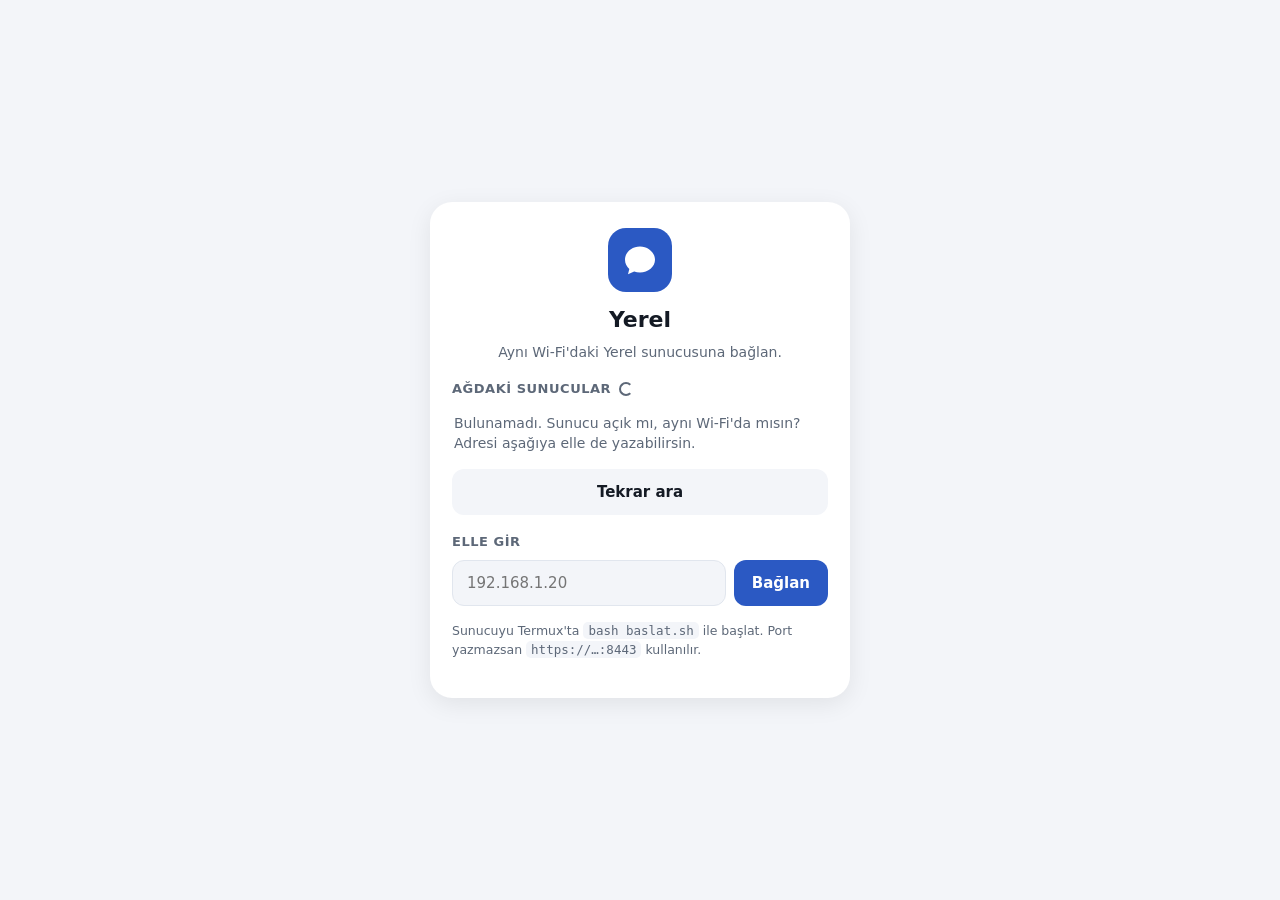
<file: android/app/src/main/assets/setup.html>
<!doctype html>
<html lang="tr">
<head>
<meta charset="utf-8">
<meta name="viewport" content="width=device-width, initial-scale=1">
<title>Yerel</title>
<style>
:root { --acc:#2B59C3; --bg:#fff; --bg2:#f3f5f9; --tx:#141a24; --tx2:#5d6878; --line:#e1e6ee; --bad:#d93a3a; color-scheme: light; }
@media (prefers-color-scheme: dark) { :root { --acc:#5b86e5; --bg:#121822; --bg2:#1a2230; --tx:#e6eaf1; --tx2:#9aa6b8; --line:#263042; color-scheme: dark; } }
* { box-sizing: border-box; }
body { margin:0; font:15px/1.45 system-ui, Roboto, sans-serif; background:var(--bg2); color:var(--tx); min-height:100vh; display:flex; align-items:center; justify-content:center; padding:20px; }
.card { width:100%; max-width:420px; background:var(--bg); border-radius:22px; padding:26px 22px; box-shadow:0 6px 24px rgba(0,0,0,.08); }
.logo { width:64px; height:64px; border-radius:18px; background:var(--acc); display:grid; place-items:center; margin:0 auto 12px; }
.logo svg { width:36px; height:36px; }
h1 { text-align:center; font-size:22px; margin:0; }
.sub { text-align:center; color:var(--tx2); font-size:14px; margin:6px 0 18px; }
.err { background:color-mix(in srgb, var(--bad) 12%, var(--bg)); color:var(--tx); border-radius:12px; padding:10px 12px; font-size:13.5px; margin-bottom:14px; }
h2 { font-size:13px; text-transform:uppercase; letter-spacing:.04em; color:var(--tx2); margin:18px 0 8px; display:flex; align-items:center; gap:8px; }
.list { display:flex; flex-direction:column; gap:8px; }
.srv { display:flex; align-items:center; gap:12px; padding:12px 14px; border-radius:14px; background:var(--bg2); border:0; width:100%; text-align:left; color:var(--tx); font:inherit; cursor:pointer; }
.srv b { display:block; }
.srv small { color:var(--tx2); }
.dot { width:10px; height:10px; border-radius:50%; background:#22b55e; flex:none; }
.empty { color:var(--tx2); font-size:14px; padding:6px 2px; }
.row { display:flex; gap:8px; }
input { flex:1; min-width:0; height:46px; padding:0 14px; border-radius:12px; border:1.5px solid var(--line); background:var(--bg2); color:var(--tx); font:inherit; outline:none; }
input:focus { border-color:var(--acc); }
button.btn { height:46px; padding:0 18px; border-radius:12px; border:0; background:var(--acc); color:#fff; font:600 15px system-ui, sans-serif; }
button.ghost { background:var(--bg2); color:var(--tx); }
.spin { width:14px; height:14px; border:2px solid currentColor; border-right-color:transparent; border-radius:50%; animation:r .8s linear infinite; display:inline-block; }
@keyframes r { to { transform:rotate(360deg); } }
.hint { color:var(--tx2); font-size:12.5px; margin-top:16px; line-height:1.5; }
code { background:var(--bg2); padding:1px 5px; border-radius:5px; }
</style>
</head>
<body>
<div class="card">
  <div class="logo"><svg viewBox="0 0 24 24" fill="#fff"><path d="M12 3C6.48 3 2 6.94 2 11.8c0 2.4 1.1 4.57 2.88 6.16L4 21.5l4.1-1.86c1.2.41 2.52.66 3.9.66 5.52 0 10-3.94 10-8.5S17.52 3 12 3z"/></svg></div>
  <h1>Yerel</h1>
  <p class="sub">Aynı Wi-Fi'daki Yerel sunucusuna bağlan.</p>
  <div class="err" id="err" hidden></div>

  <h2>Ağdaki sunucular <span class="spin" id="spin" hidden></span></h2>
  <div class="list" id="list"><div class="empty">Aranıyor…</div></div>
  <div class="row" style="margin-top:10px"><button class="btn ghost" id="rescan" style="width:100%">Tekrar ara</button></div>

  <h2>Elle gir</h2>
  <div class="row">
    <input id="addr" placeholder="192.168.1.20" inputmode="url" autocapitalize="none" autocomplete="off" spellcheck="false">
    <button class="btn" id="go">Bağlan</button>
  </div>
  <p class="hint">Sunucuyu Termux'ta <code>bash baslat.sh</code> ile başlat. Port yazmazsan <code>https://…:8443</code> kullanılır.</p>
</div>
<script>
var A = window.YerelApp;
var q = new URLSearchParams(location.search);
if (q.get("e")) { var e = document.getElementById("err"); e.textContent = q.get("e"); e.hidden = false; }
var cur = q.get("s") || (A ? A.server() : "");
if (cur) { try { document.getElementById("addr").value = new URL(cur).host; } catch (x) {} }

function esc(s) { return String(s).replace(/[&<>"]/g, function (c) { return { "&": "&amp;", "<": "&lt;", ">": "&gt;", '"': "&quot;" }[c]; }); }
function scan() {
  document.getElementById("spin").hidden = false;
  document.getElementById("rescan").disabled = true;
  document.getElementById("list").innerHTML = '<div class="empty">Aranıyor… (birkaç saniye)</div>';
  if (A) A.scan(); else onScan([]);
}
window.onScan = function (arr) {
  document.getElementById("spin").hidden = true;
  document.getElementById("rescan").disabled = false;
  var l = document.getElementById("list");
  arr.sort(function (a, b) { return (a.ip === "127.0.0.1") - (b.ip === "127.0.0.1"); });
  if (!arr.length) { l.innerHTML = '<div class="empty">Bulunamadı. Sunucu açık mı, aynı Wi-Fi\'da mısın? Adresi aşağıya elle de yazabilirsin.</div>'; return; }
  l.innerHTML = arr.map(function (s) {
    return '<button class="srv" data-u="' + esc(s.url) + '"><span class="dot"></span><span><b>' + esc(s.ip) + (s.self ? " (bu telefon)" : "") +
      '</b><small>' + s.users + " kullanıcı</small></span></button>";
  }).join("");
};
document.getElementById("list").onclick = function (e) {
  var b = e.target.closest("[data-u]");
  if (b && A) A.connect(b.getAttribute("data-u"));
};
document.getElementById("rescan").onclick = scan;
function go() {
  var v = document.getElementById("addr").value;
  if (!A || !A.connect(v)) { var e = document.getElementById("err"); e.textContent = "Geçersiz adres"; e.hidden = false; }
}
document.getElementById("go").onclick = go;
document.getElementById("addr").onkeydown = function (e) { if (e.key === "Enter") go(); };
scan();
</script>
</body>
</html>
</file>
